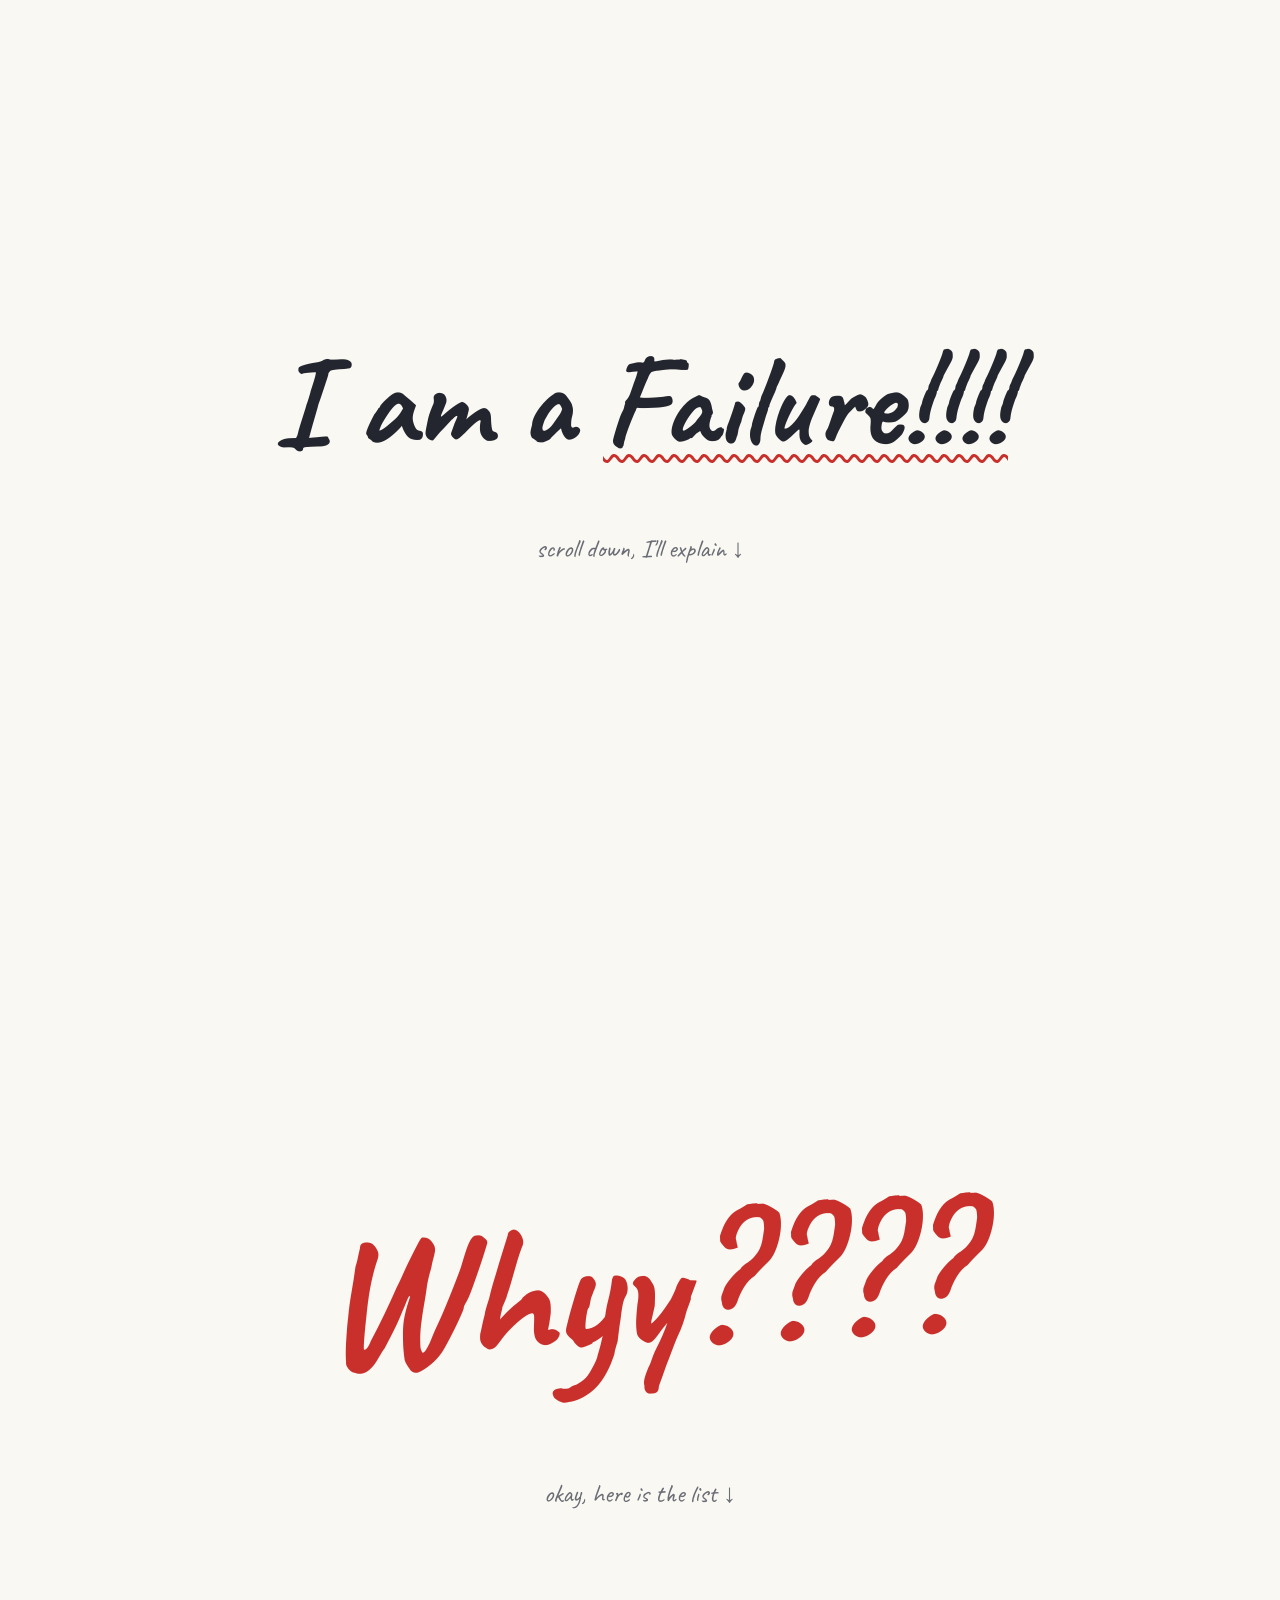
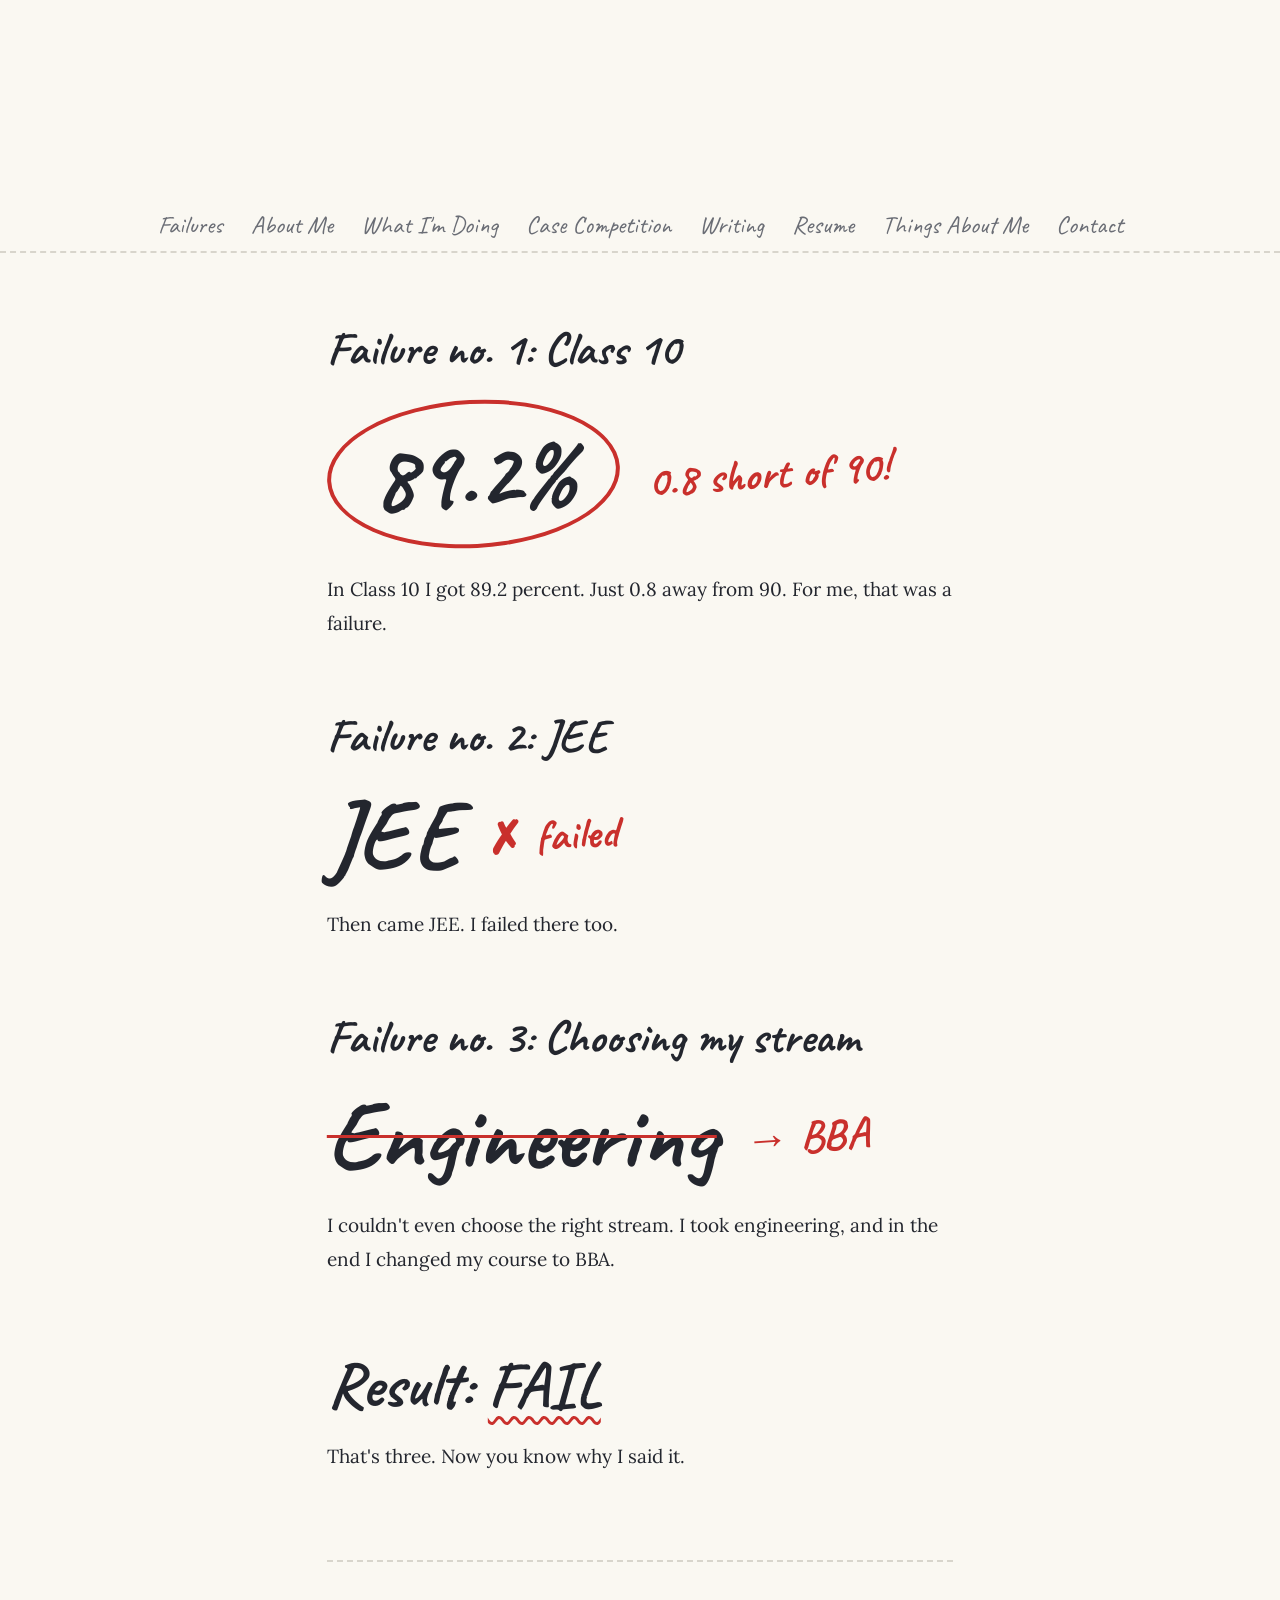
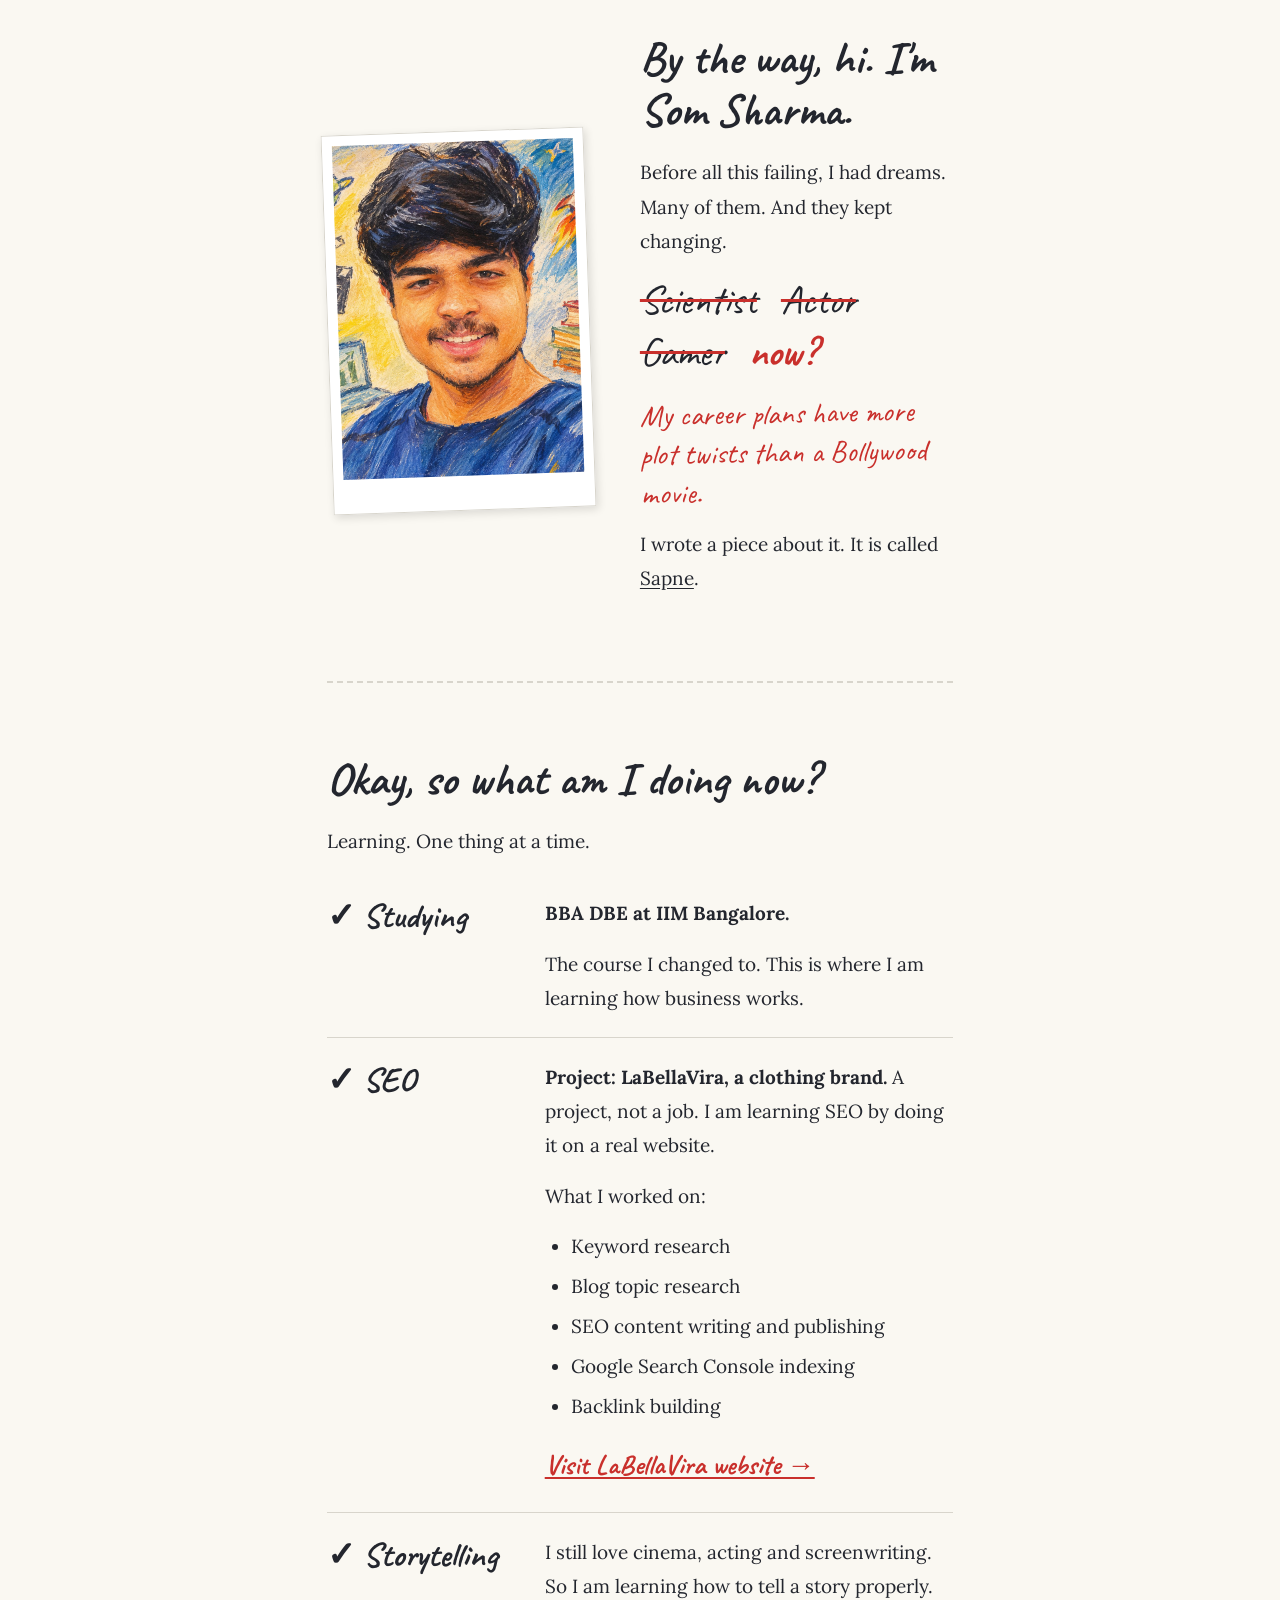
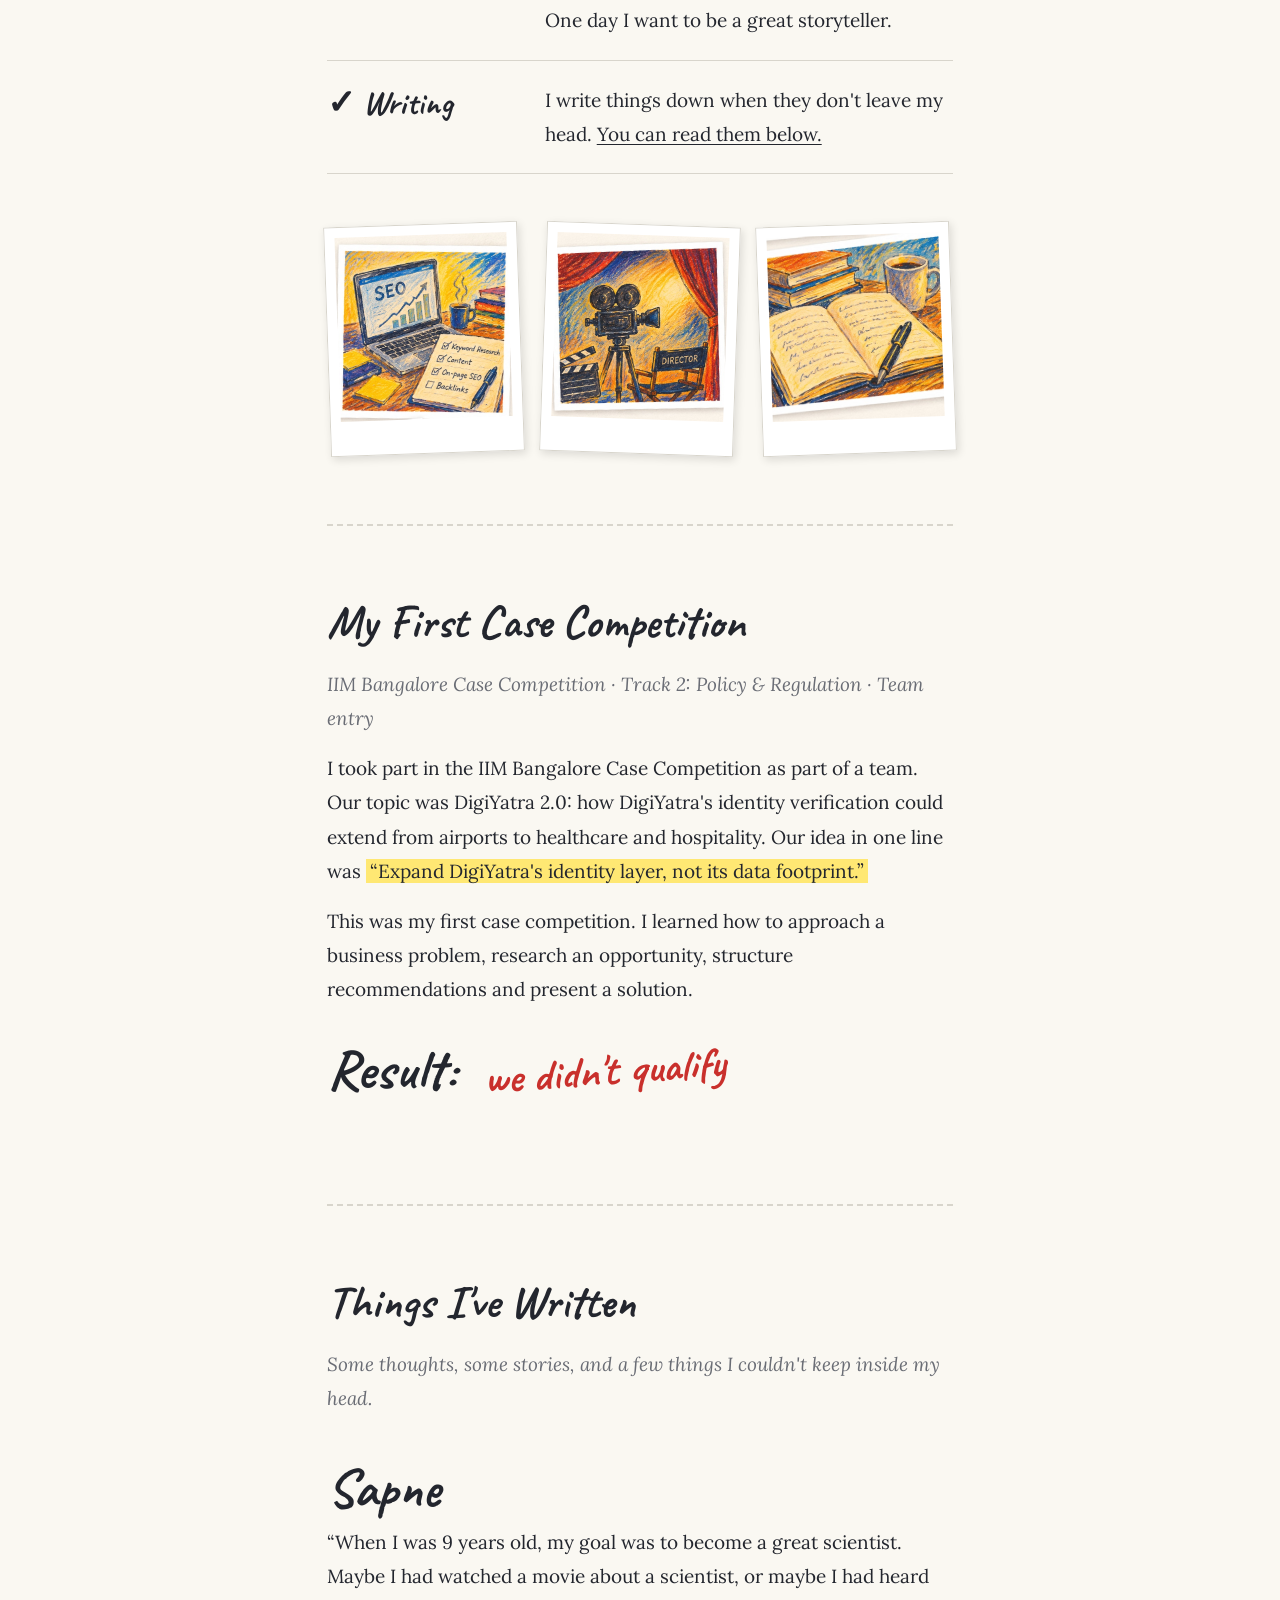
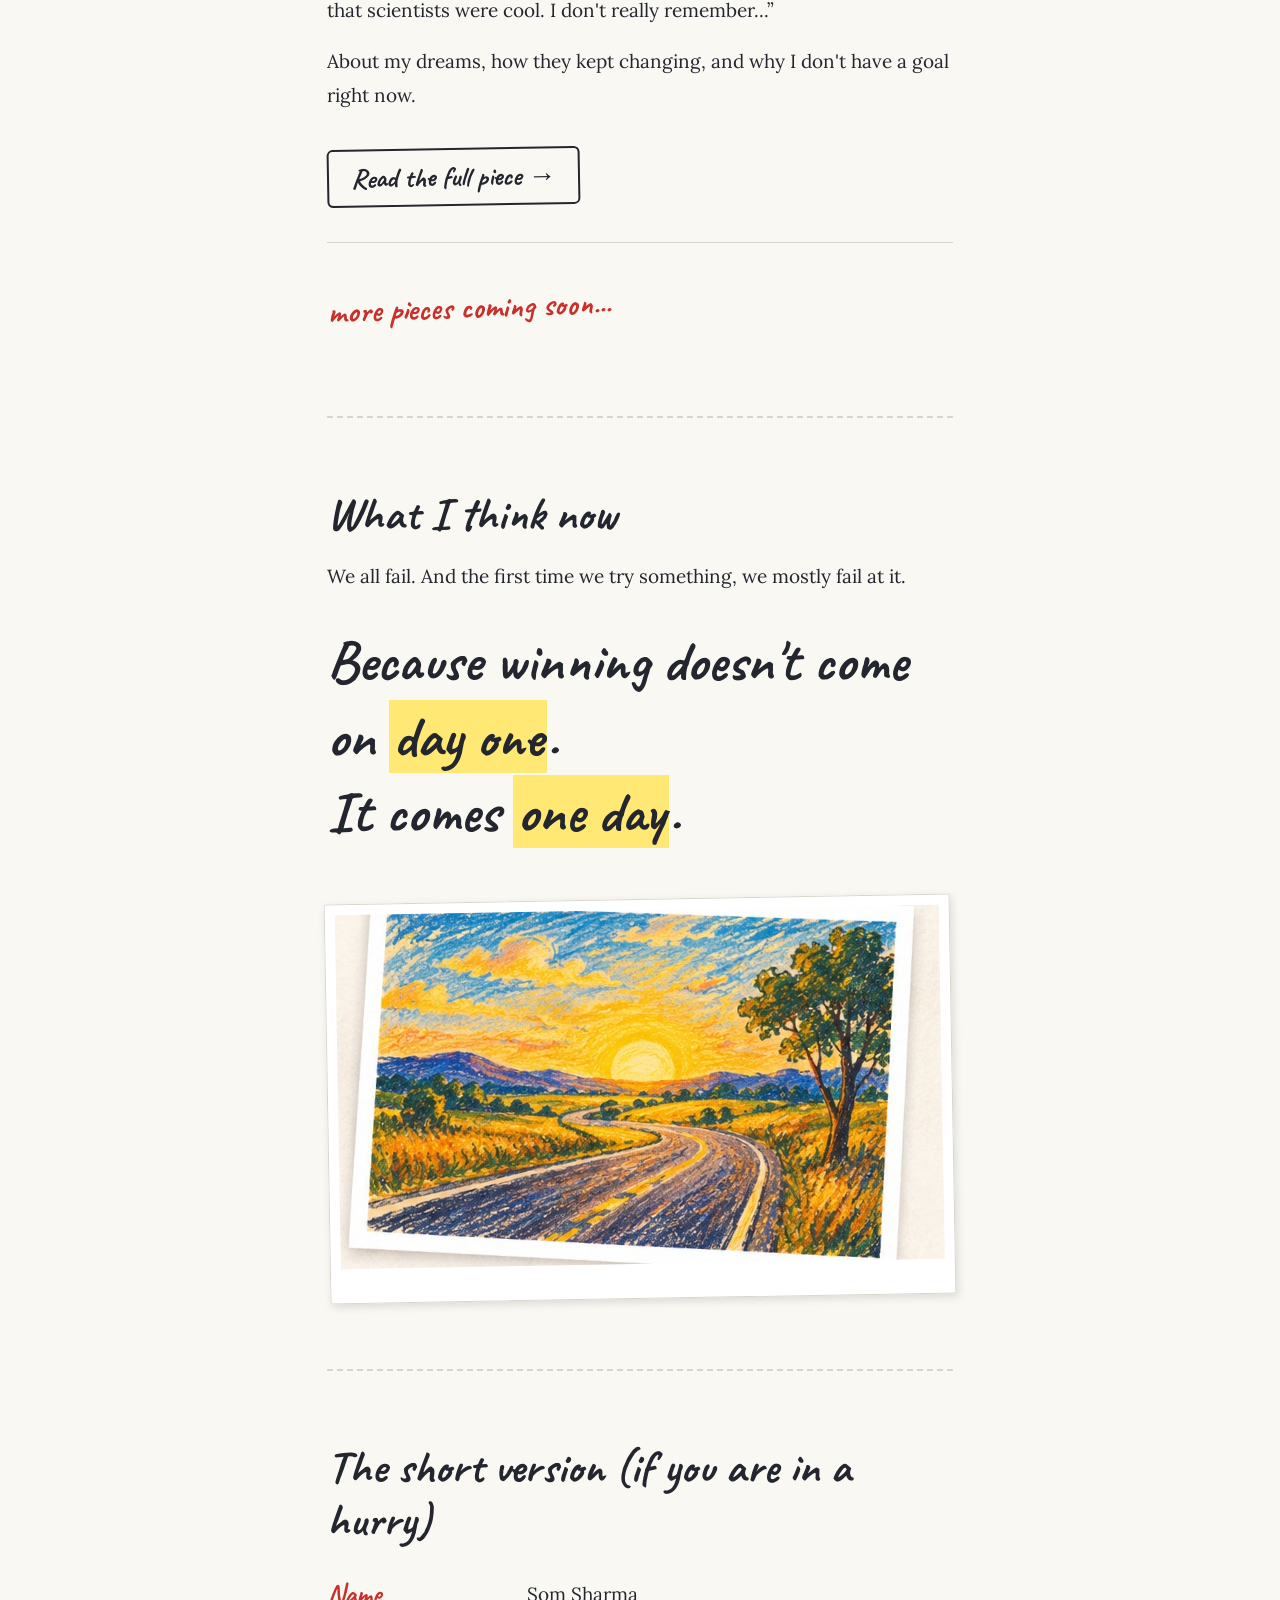
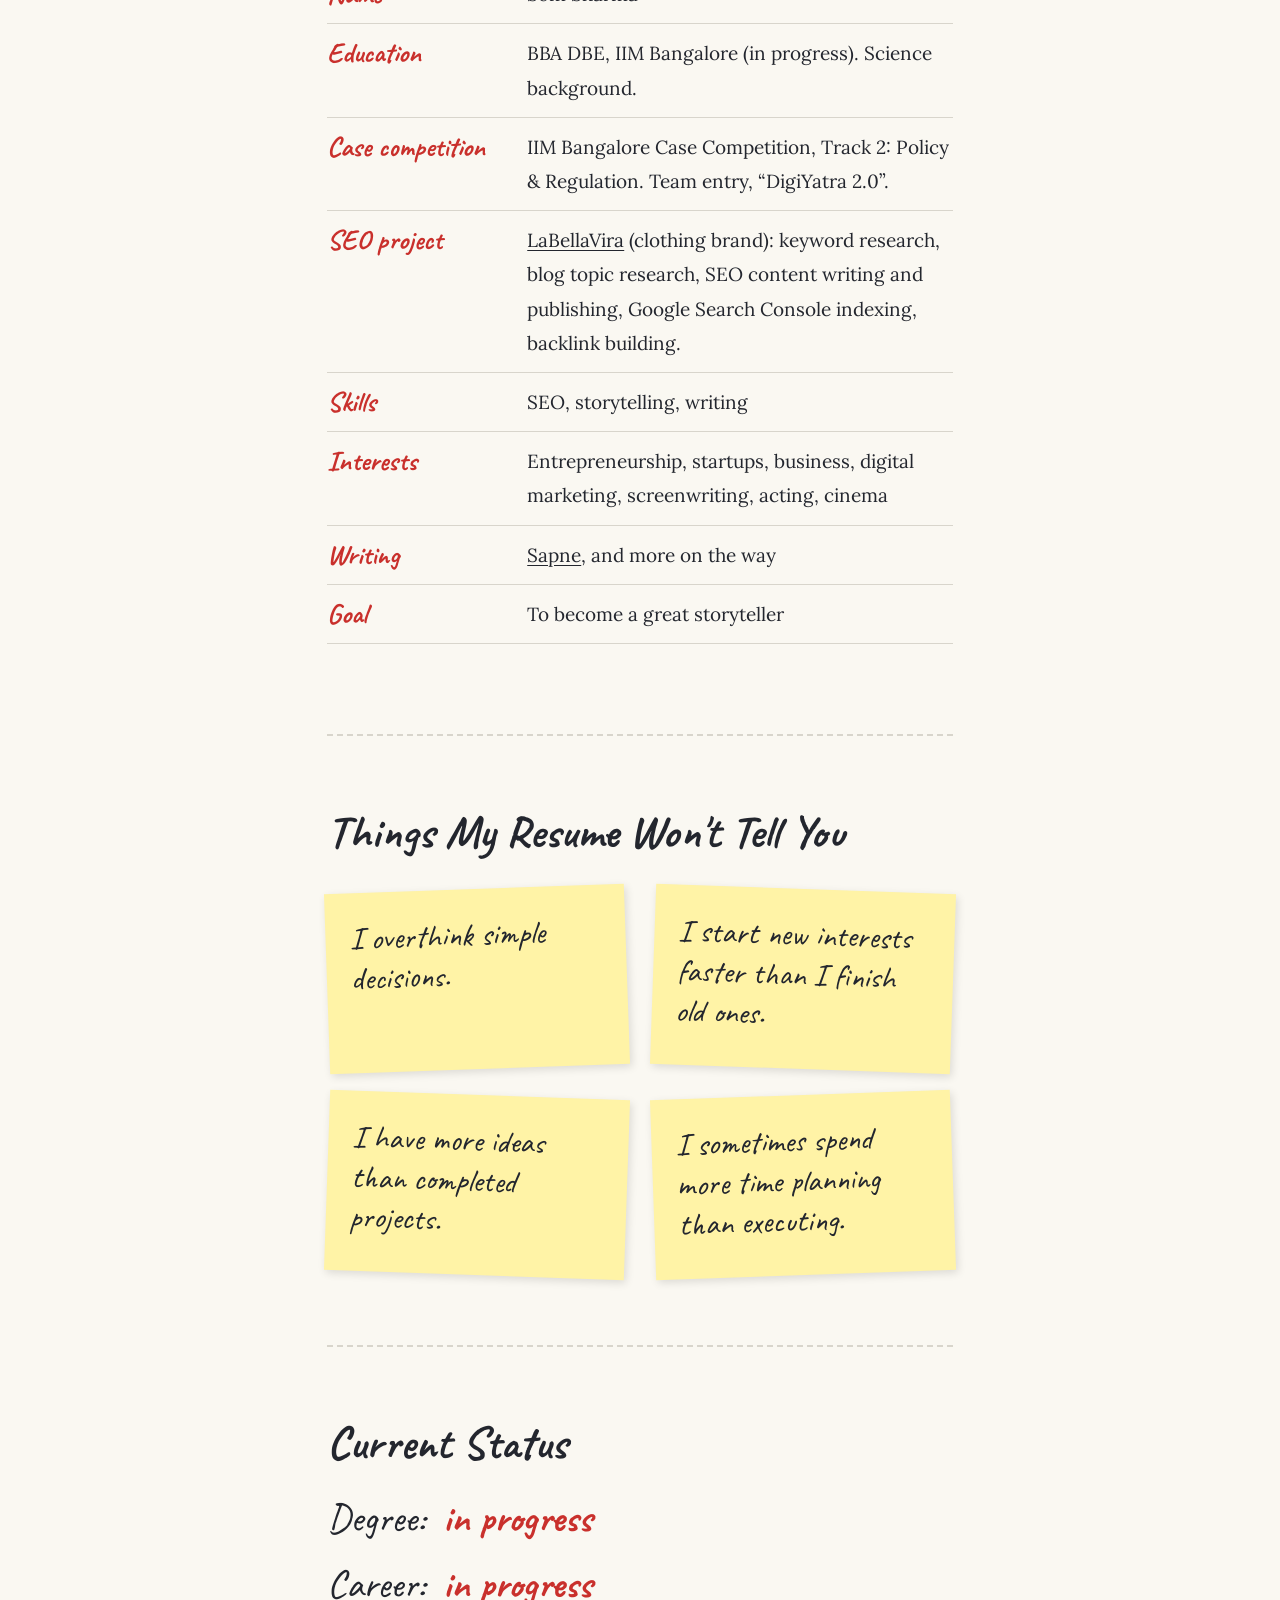
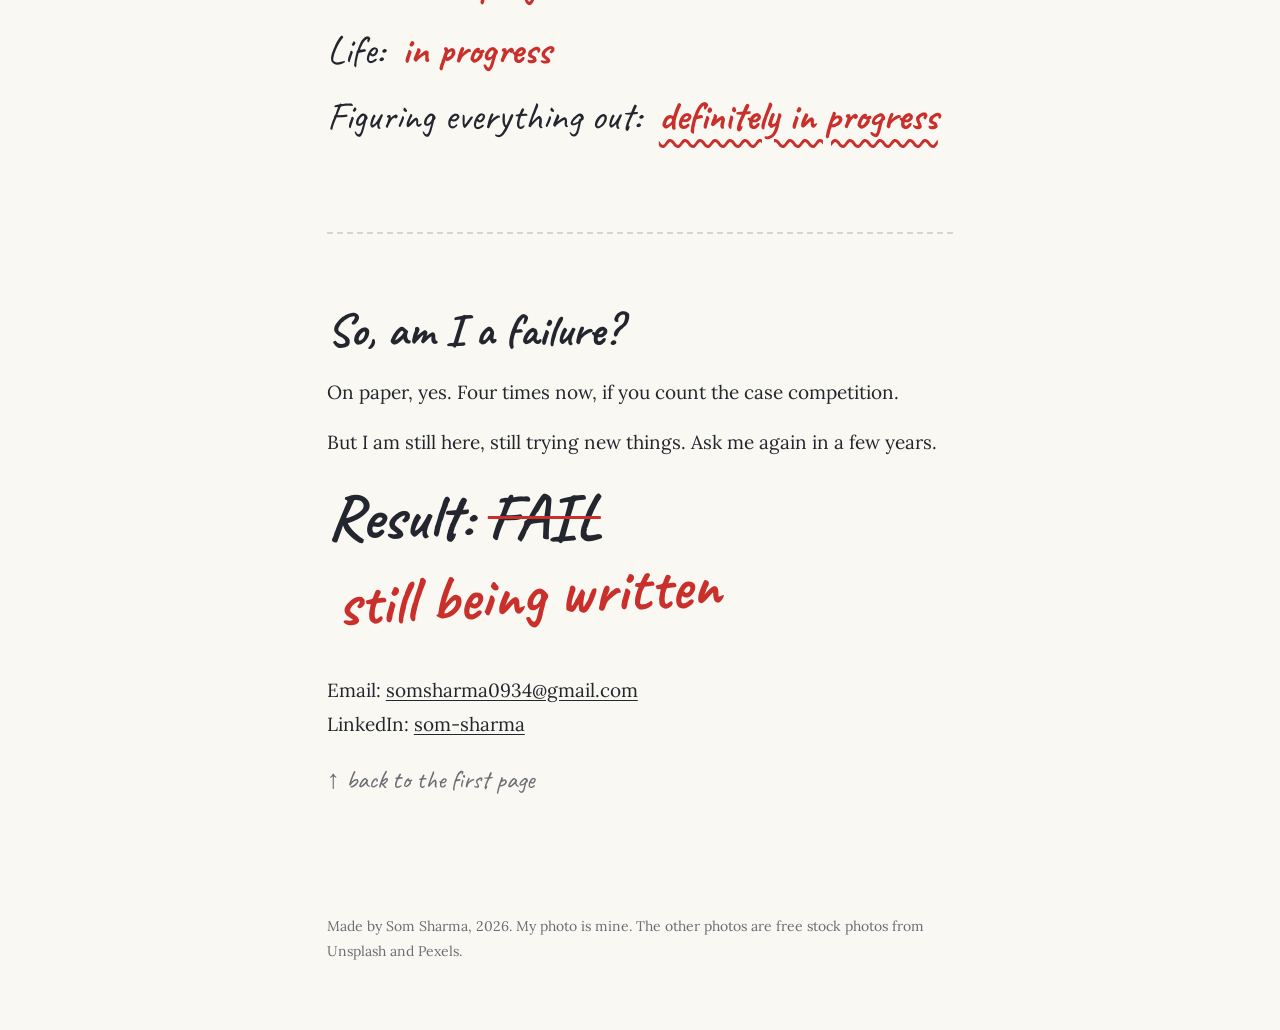
<file: index.html>
<!DOCTYPE html>
<html lang="en">
<head>
  <meta charset="UTF-8">
  <meta name="viewport" content="width=device-width, initial-scale=1.0">
  <title>Som Sharma | I am a Failure</title>
  <meta name="description" content="Personal website of Som Sharma, a BBA DBE student at IIM Bangalore.">

  <!-- Google Fonts:
       Caveat = handwriting, for headings and red-pen notes
       Lora   = normal reading text -->
  <link rel="preconnect" href="https://fonts.googleapis.com">
  <link rel="preconnect" href="https://fonts.gstatic.com" crossorigin>
  <link href="https://fonts.googleapis.com/css2?family=Caveat:wght@500;700&family=Lora:ital@0;1&display=swap" rel="stylesheet">

  <link rel="stylesheet" href="style.css">
</head>
<body>

  <!-- ===== FIRST SCREEN ===== -->
  <section class="first-screen" id="top">
    <h1>I am a <span class="red-underline">Failure!!!!</span></h1>
    <a href="#why" class="small-link">scroll down, I'll explain &darr;</a>
  </section>

  <!-- ===== SECOND SCREEN ===== -->
  <section class="first-screen" id="why">
    <p class="why-text">Whyy????</p>
    <a href="#failures" class="small-link">okay, here is the list &darr;</a>
  </section>

  <!-- ===== STICKY MENU (stays at the top while scrolling) ===== -->
  <nav class="contents" aria-label="Table of contents">
    <a href="#failures">Failures</a>
    <a href="#about">About Me</a>
    <a href="#now">What I'm Doing</a>
    <a href="#case-competition">Case Competition</a>
    <a href="#writing">Writing</a>
    <a href="#resume">Resume</a>
    <a href="#wont-tell">Things About Me</a>
    <a href="#contact">Contact</a>
  </nav>

  <main class="page">

    <!-- ===== MY FAILURES ===== -->
    <section id="failures">

      <!-- Failure 1 -->
      <div class="failure">
        <h2>Failure no. 1: Class 10</h2>
        <p class="marks">
          <span class="circled">89.2%</span>
          <span class="red-note">0.8 short of 90!</span>
        </p>
        <p>
          In Class 10 I got 89.2 percent. Just 0.8 away from 90. For me,
          that was a failure.
        </p>
      </div>

      <!-- Failure 2 -->
      <div class="failure">
        <h2>Failure no. 2: JEE</h2>
        <p class="marks">
          <span class="big-word">JEE</span>
          <span class="red-note">&#10007; failed</span>
        </p>
        <p>Then came JEE. I failed there too.</p>
      </div>

      <!-- Failure 3 -->
      <div class="failure">
        <h2>Failure no. 3: Choosing my stream</h2>
        <p class="marks">
          <span class="big-word"><s>Engineering</s></span>
          <span class="red-note">&rarr; BBA</span>
        </p>
        <p>
          I couldn't even choose the right stream. I took engineering, and
          in the end I changed my course to BBA.
        </p>
      </div>

      <p class="result">Result: <span class="red-underline">FAIL</span></p>
      <p>That's three. Now you know why I said it.</p>
    </section>

    <!-- ===== WHO AM I ===== -->
    <section class="about-section" id="about">
      <img class="photo tilt-left" src="images/portrait.jpg" alt="Photo of Som Sharma" width="900" height="1125" decoding="async">
      <div>
        <h2>By the way, hi. I'm Som Sharma.</h2>
        <p>
          Before all this failing, I had dreams. Many of them. And they
          kept changing.
        </p>
        <p class="dream-list">
          <s>Scientist</s> <s>Actor</s> <s>Gamer</s> <span class="red-note">now?</span>
        </p>
        <p class="caption">
          My career plans have more plot twists than a Bollywood movie.
        </p>
        <p>
          I wrote a piece about it. It is called
          <a href="sapne.html">Sapne</a>.
        </p>
      </div>
    </section>

    <!-- ===== WHAT I AM DOING NOW ===== -->
    <section id="now">
      <h2>Okay, so what am I doing now?</h2>
      <p>Learning. One thing at a time.</p>

      <!-- Each "now-item" is a heading on the left and details on the right -->
      <div class="now-item">
        <h3>&#10003; Studying</h3>
        <div>
          <p><strong>BBA DBE at IIM Bangalore.</strong></p>
          <p>The course I changed to. This is where I am learning how business works.</p>
        </div>
      </div>

      <div class="now-item">
        <h3>&#10003; SEO</h3>
        <div>
          <p>
            <strong>Project: LaBellaVira, a clothing brand.</strong>
            A project, not a job. I am learning SEO by doing it on a real
            website.
          </p>
          <p>What I worked on:</p>
          <ul>
            <li>Keyword research</li>
            <li>Blog topic research</li>
            <li>SEO content writing and publishing</li>
            <li>Google Search Console indexing</li>
            <li>Backlink building</li>
          </ul>
          <p>
            <a class="hand-link" href="https://labellavira.com/" target="_blank" rel="noopener noreferrer">Visit LaBellaVira website &rarr;</a>
          </p>
        </div>
      </div>

      <div class="now-item">
        <h3>&#10003; Storytelling</h3>
        <div>
          <p>
            I still love cinema, acting and screenwriting. So I am learning
            how to tell a story properly. One day I want to be a great
            storyteller.
          </p>
        </div>
      </div>

      <div class="now-item">
        <h3>&#10003; Writing</h3>
        <div>
          <p>
            I write things down when they don't leave my head.
            <a href="#writing">You can read them below.</a>
          </p>
        </div>
      </div>

      <div class="photo-row">
        <img class="photo tilt-left" src="images/laptop.jpg" alt="Stock photo of a laptop and notebook" width="1600" height="1067" loading="lazy" decoding="async">
        <img class="photo tilt-right" src="images/cinema.jpg" alt="Stock photo related to cinema" width="1600" height="1067" loading="lazy" decoding="async">
        <img class="photo tilt-left" src="images/writing.jpg" alt="Stock photo of a notebook and pen" width="1200" height="1200" loading="lazy" decoding="async">
      </div>
    </section>

    <!-- ===== IIM BANGALORE CASE COMPETITION ===== -->
    <section id="case-competition">
      <h2>My First Case Competition</h2>
      <p class="pencil">
        IIM Bangalore Case Competition &middot; Track 2: Policy &amp; Regulation &middot; Team entry
      </p>
      <p>
        I took part in the IIM Bangalore Case Competition as part of a
        team. Our topic was DigiYatra 2.0: how DigiYatra's identity
        verification could extend from airports to healthcare and
        hospitality. Our idea in one line was
        <mark>&ldquo;Expand DigiYatra's identity layer, not its data footprint.&rdquo;</mark>
      </p>
      <p>
        This was my first case competition. I learned how to approach a
        business problem, research an opportunity, structure
        recommendations and present a solution.
      </p>
      <p class="marks">
        <span class="big-word small">Result:</span>
        <span class="red-note">we didn't qualify</span>
      </p>
    </section>

    <!-- ===== THINGS I'VE WRITTEN ===== -->
    <section id="writing">
      <h2>Things I've Written</h2>
      <p class="pencil">
        Some thoughts, some stories, and a few things I couldn't keep inside my head.
      </p>

      <!-- One "piece" block for each writing. Copy this block to add a new one. -->
      <div class="piece">
        <h3>Sapne</h3>
        <p>
          &ldquo;When I was 9 years old, my goal was to become a great
          scientist. Maybe I had watched a movie about a scientist, or maybe
          I had heard that scientists were cool. I don't really
          remember...&rdquo;
        </p>
        <p>About my dreams, how they kept changing, and why I don't have a goal right now.</p>
        <a class="button" href="sapne.html">Read the full piece &rarr;</a>
      </div>

      <p class="red-note more-soon">more pieces coming soon...</p>
    </section>

    <!-- ===== THE MESSAGE ===== -->
    <section id="message">
      <h2>What I think now</h2>
      <p>We all fail. And the first time we try something, we mostly fail at it.</p>
      <p class="big-line">
        Because winning doesn't come on <mark>day one</mark>.<br>
        It comes <mark>one day</mark>.
      </p>
      <img class="photo wide" src="images/road.jpg" alt="Stock photo of an open road" width="2000" height="1125" loading="lazy" decoding="async">
    </section>

    <!-- ===== SHORT RESUME ===== -->
    <section id="resume">
      <h2>The short version (if you are in a hurry)</h2>
      <table class="plain-table">
        <tbody>
          <tr>
            <th scope="row">Name</th>
            <td>Som Sharma</td>
          </tr>
          <tr>
            <th scope="row">Education</th>
            <td>BBA DBE, IIM Bangalore (in progress). Science background.</td>
          </tr>
          <tr>
            <th scope="row">Case competition</th>
            <td>
              IIM Bangalore Case Competition, Track 2: Policy &amp; Regulation.
              Team entry, &ldquo;DigiYatra 2.0&rdquo;.
            </td>
          </tr>
          <tr>
            <th scope="row">SEO project</th>
            <td>
              <a href="https://labellavira.com/" target="_blank" rel="noopener noreferrer">LaBellaVira</a>
              (clothing brand): keyword research, blog topic
              research, SEO content writing and publishing, Google Search
              Console indexing, backlink building.
            </td>
          </tr>
          <tr>
            <th scope="row">Skills</th>
            <td>SEO, storytelling, writing</td>
          </tr>
          <tr>
            <th scope="row">Interests</th>
            <td>
              Entrepreneurship, startups, business, digital marketing,
              screenwriting, acting, cinema
            </td>
          </tr>
          <tr>
            <th scope="row">Writing</th>
            <td><a href="#writing">Sapne</a>, and more on the way</td>
          </tr>
          <tr>
            <th scope="row">Goal</th>
            <td>To become a great storyteller</td>
          </tr>
        </tbody>
      </table>
    </section>

    <!-- ===== THINGS MY RESUME WON'T TELL YOU ===== -->
    <section id="wont-tell">
      <h2>Things My Resume Won't Tell You</h2>
      <div class="notes">
        <p class="note tilt-left">I overthink simple decisions.</p>
        <p class="note tilt-right">I start new interests faster than I finish old ones.</p>
        <p class="note tilt-right">I have more ideas than completed projects.</p>
        <p class="note tilt-left">I sometimes spend more time planning than executing.</p>
      </div>
    </section>

    <!-- ===== CURRENT STATUS ===== -->
    <section id="status">
      <h2>Current Status</h2>
      <ul class="status-list">
        <li>Degree: <span class="red-note">in progress</span></li>
        <li>Career: <span class="red-note">in progress</span></li>
        <li>Life: <span class="red-note">in progress</span></li>
        <li>Figuring everything out: <span class="red-note red-underline">definitely in progress</span></li>
      </ul>
    </section>

    <!-- ===== ENDING AND CONTACT ===== -->
    <section class="ending" id="contact">
      <h2>So, am I a failure?</h2>
      <p>
        On paper, yes. Four times now, if you count the case competition.
      </p>
      <p>But I am still here, still trying new things. Ask me again in a few years.</p>
      <p class="result">Result: <s>FAIL</s> <span class="red-note">still being written</span></p>

      <p class="contact-info">
        Email: <a href="mailto:somsharma0934@gmail.com">somsharma0934@gmail.com</a><br>
        LinkedIn: <a href="https://www.linkedin.com/in/som-sharma-8b9a30303/" target="_blank" rel="noopener noreferrer">som-sharma</a>
      </p>

      <p><a href="#top" class="small-link">&uarr; back to the first page</a></p>
    </section>

  </main>

  <footer>
    <p>Made by Som Sharma, 2026. My photo is mine. The other photos are free stock photos from Unsplash and Pexels.</p>
  </footer>

  <script>
    // Highlight the active section in the sticky nav with the exact hover decoration
    (function () {
      const navLinks = document.querySelectorAll('.contents a');
      const sections = Array.from(navLinks).map(link => {
        const id = link.getAttribute('href').slice(1);
        return document.getElementById(id);
      }).filter(Boolean);

      function updateActiveNav() {
        const scrollHeaderPos = 120;
        const isBottom = (window.innerHeight + window.scrollY) >= (document.documentElement.scrollHeight - 50);

        let activeIndex = -1;
        if (isBottom) {
          activeIndex = sections.length - 1;
        } else {
          sections.forEach((section, idx) => {
            const rect = section.getBoundingClientRect();
            if (rect.top <= scrollHeaderPos) {
              activeIndex = idx;
            }
          });
        }

        navLinks.forEach((link, idx) => {
          const isActive = idx === activeIndex;
          link.classList.toggle('active', isActive);
          if (isActive) {
            link.setAttribute('aria-current', 'true');
          } else {
            link.removeAttribute('aria-current');
          }
        });
      }

      navLinks.forEach((link) => {
        link.addEventListener('click', () => {
          navLinks.forEach((l) => {
            l.classList.remove('active');
            l.removeAttribute('aria-current');
          });
          link.classList.add('active');
          link.setAttribute('aria-current', 'true');
        });
      });

      window.addEventListener('scroll', updateActiveNav, { passive: true });
      window.addEventListener('load', updateActiveNav);
      updateActiveNav();
    })();
  </script>

</body>
</html>
</file>
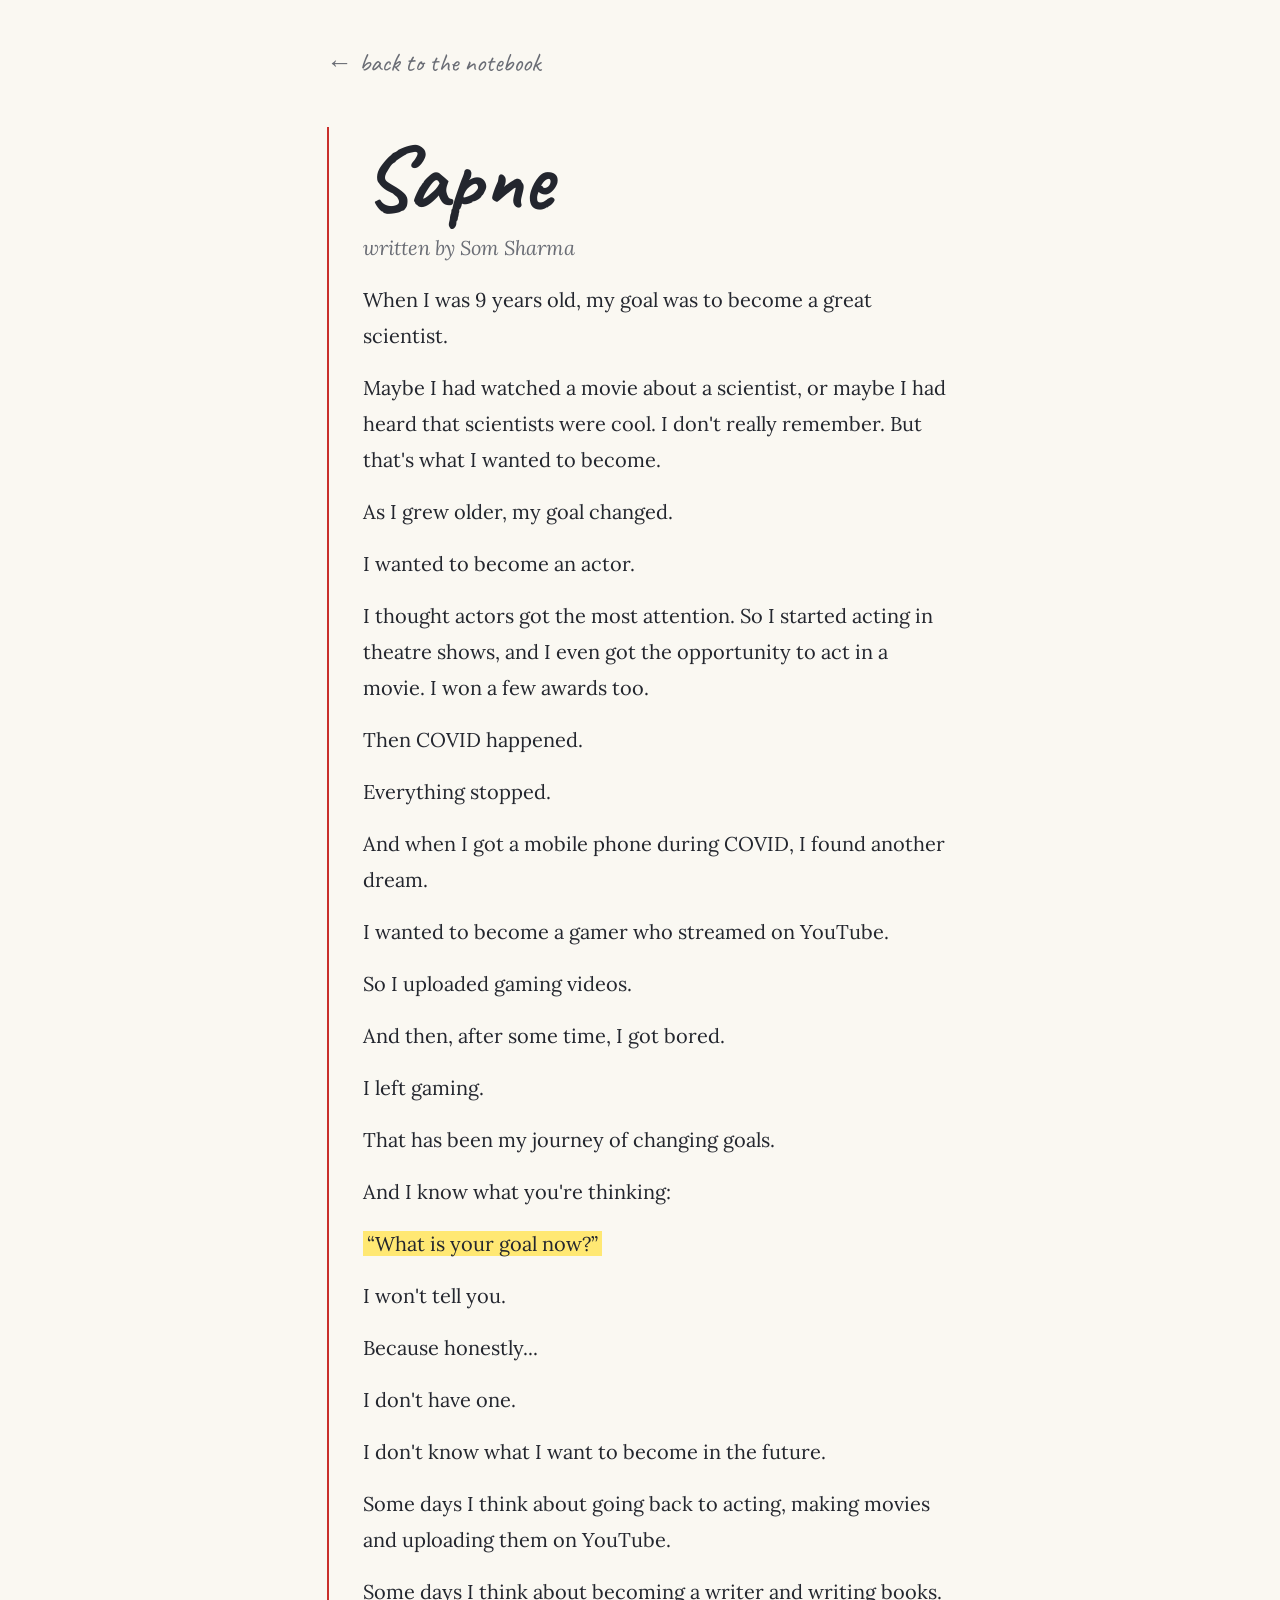
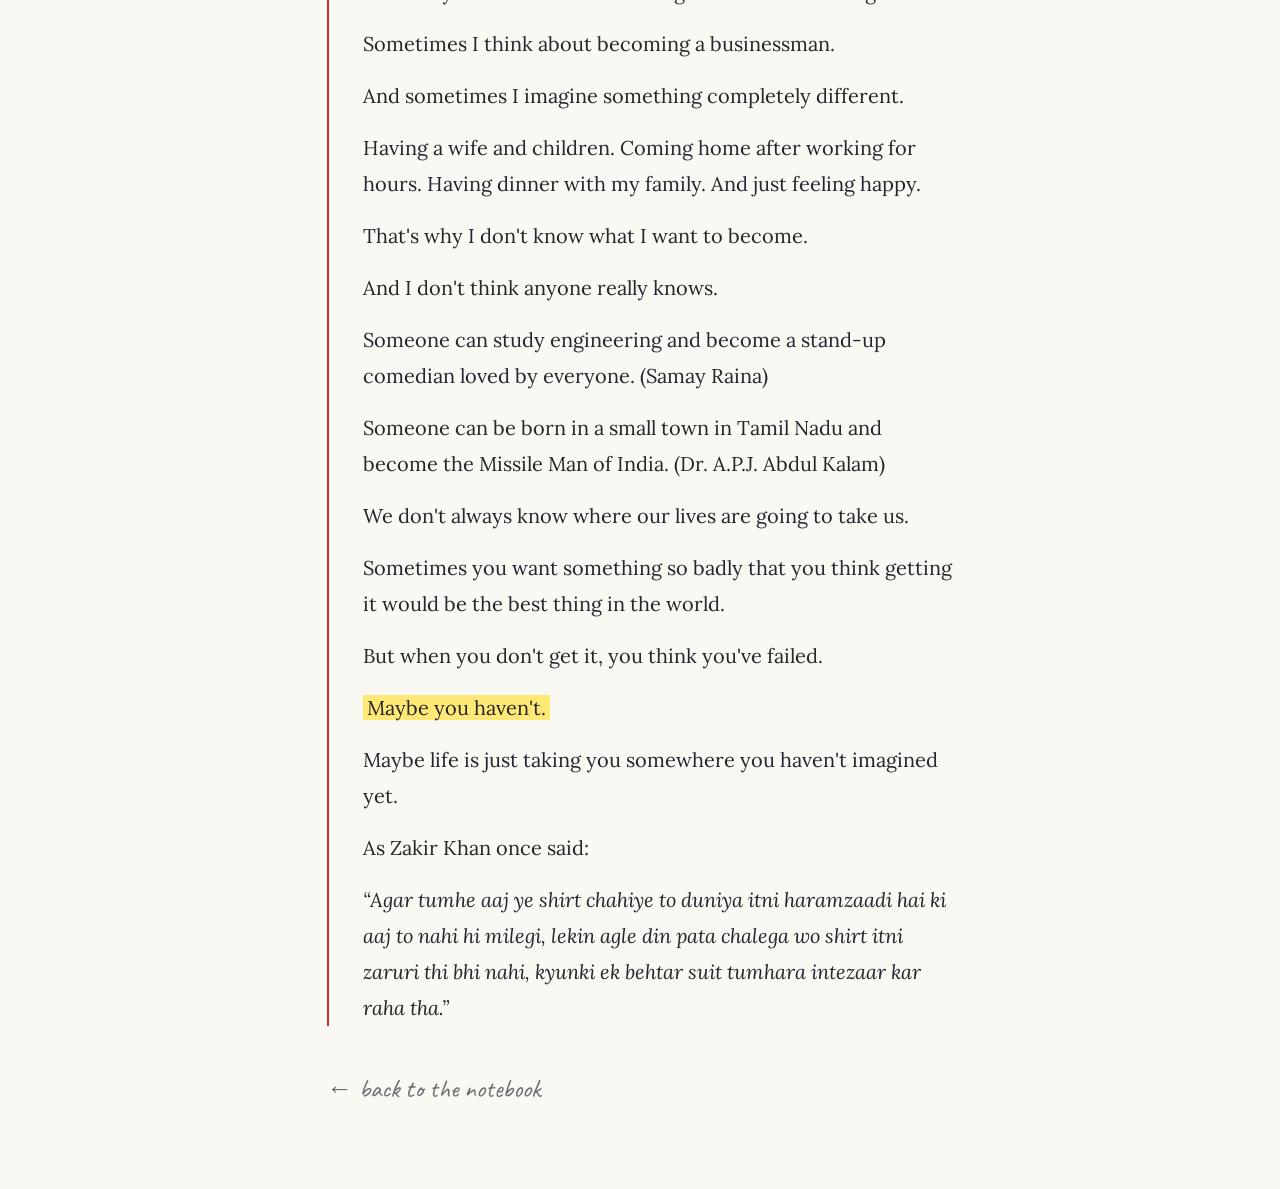
<file: sapne.html>
<!DOCTYPE html>
<html lang="en">
<head>
  <meta charset="UTF-8">
  <meta name="viewport" content="width=device-width, initial-scale=1.0">
  <title>Sapne | Som Sharma</title>
  <meta name="description" content="Sapne, a piece written by Som Sharma.">

  <link rel="preconnect" href="https://fonts.googleapis.com">
  <link rel="preconnect" href="https://fonts.gstatic.com" crossorigin>
  <link href="https://fonts.googleapis.com/css2?family=Caveat:wght@500;700&family=Lora:ital@0;1&display=swap" rel="stylesheet">

  <!-- Same stylesheet as the main page -->
  <link rel="stylesheet" href="style.css">
</head>
<body>

  <!-- A reading page: only the piece, nothing else -->
  <main class="page reading">

    <p><a href="index.html#writing" class="small-link">&larr; back to the notebook</a></p>

    <article class="sapne">
      <h1>Sapne</h1>
      <p class="pencil">written by Som Sharma</p>

      <p>When I was 9 years old, my goal was to become a great scientist.</p>
      <p>
        Maybe I had watched a movie about a scientist, or maybe I had heard
        that scientists were cool. I don't really remember. But that's what I
        wanted to become.
      </p>
      <p>As I grew older, my goal changed.</p>
      <p>I wanted to become an actor.</p>
      <p>
        I thought actors got the most attention. So I started acting in
        theatre shows, and I even got the opportunity to act in a movie. I won
        a few awards too.
      </p>
      <p>Then COVID happened.</p>
      <p>Everything stopped.</p>
      <p>And when I got a mobile phone during COVID, I found another dream.</p>
      <p>I wanted to become a gamer who streamed on YouTube.</p>
      <p>So I uploaded gaming videos.</p>
      <p>And then, after some time, I got bored.</p>
      <p>I left gaming.</p>
      <p>That has been my journey of changing goals.</p>
      <p>And I know what you're thinking:</p>
      <p><mark>&ldquo;What is your goal now?&rdquo;</mark></p>
      <p>I won't tell you.</p>
      <p>Because honestly...</p>
      <p>I don't have one.</p>
      <p>I don't know what I want to become in the future.</p>
      <p>
        Some days I think about going back to acting, making movies and
        uploading them on YouTube.
      </p>
      <p>Some days I think about becoming a writer and writing books.</p>
      <p>Sometimes I think about becoming a businessman.</p>
      <p>And sometimes I imagine something completely different.</p>
      <p>
        Having a wife and children. Coming home after working for hours.
        Having dinner with my family. And just feeling happy.
      </p>
      <p>That's why I don't know what I want to become.</p>
      <p>And I don't think anyone really knows.</p>
      <p>
        Someone can study engineering and become a stand-up comedian loved by
        everyone. (Samay Raina)
      </p>
      <p>
        Someone can be born in a small town in Tamil Nadu and become the
        Missile Man of India. (Dr. A.P.J. Abdul Kalam)
      </p>
      <p>We don't always know where our lives are going to take us.</p>
      <p>
        Sometimes you want something so badly that you think getting it would
        be the best thing in the world.
      </p>
      <p>But when you don't get it, you think you've failed.</p>
      <p><mark>Maybe you haven't.</mark></p>
      <p>Maybe life is just taking you somewhere you haven't imagined yet.</p>
      <p>As Zakir Khan once said:</p>
      <p class="zakir" lang="hi-Latn">
        &ldquo;Agar tumhe aaj ye shirt chahiye to duniya itni haramzaadi hai
        ki aaj to nahi hi milegi, lekin agle din pata chalega wo shirt itni
        zaruri thi bhi nahi, kyunki ek behtar suit tumhara intezaar kar raha
        tha.&rdquo;
      </p>
    </article>

    <p><a href="index.html#writing" class="small-link">&larr; back to the notebook</a></p>

  </main>

</body>
</html>
</file>
<file: style.css>
/* =========================================
   Som Sharma - Personal Portfolio
   Design Concept: Notebook aesthetic
   - Ink for normal text
   - Red pen for marks and notes
   - Yellow highlighter for emphasis
   - Plain HTML and CSS (No JavaScript)
   ========================================= */

/* ----- 1. Colours, Fonts & Variables ----- */
:root {
  --paper: #faf8f2; /* page background */
  --ink: #23262e; /* body text */
  --pencil: #6a6d75; /* secondary / muted text */
  --red-pen: #c9302c; /* accents, notes, marks */
  --highlighter: #ffe873; /* yellow highlighter */
  --line: #d8d5cc; /* dashed borders / dividers */

  --hand-font: "Caveat", "Comic Sans MS", cursive;
  --text-font: "Lora", Georgia, serif;
}

/* ----- 2. Reset & Base Typography ----- */
* {
  margin: 0;
  padding: 0;
  box-sizing: border-box;
}

html {
  scroll-behavior: smooth;
}

body {
  background-color: var(--paper);
  color: var(--ink);
  font-family: var(--text-font);
  font-size: 19px;
  line-height: 1.8;
}

p {
  margin-bottom: 16px;
}

a {
  color: var(--ink);
  text-decoration: underline;
  text-underline-offset: 3px;
}

a:hover {
  color: var(--red-pen);
}

:focus-visible {
  outline: 2px dashed var(--red-pen);
  outline-offset: 4px;
}

/* Headings look handwritten */
h1,
h2,
h3 {
  font-family: var(--hand-font);
  font-weight: 700;
  line-height: 1.15;
}

h2 {
  font-size: 46px;
  margin-bottom: 18px;
}

h3 {
  font-size: 34px;
  margin-top: 32px;
  margin-bottom: 6px;
}

ul,
ol {
  margin: 0 0 16px 26px;
}

li {
  margin-bottom: 6px;
}

/* ----- 3. Reusable Handwriting & Notebook Utilities ----- */
/* Yellow highlighter */
mark {
  background-color: var(--highlighter);
  color: var(--ink);
  padding: 0 4px;
}

/* Crossed-out words: red line, ink text */
s {
  text-decoration: line-through;
  text-decoration-color: var(--red-pen);
  text-decoration-thickness: 3px;
}

/* Red pen accent text */
.red-note {
  font-family: var(--hand-font);
  font-weight: 700;
  color: var(--red-pen);
}

/* Wavy red underline */
.red-underline {
  text-decoration: underline wavy var(--red-pen);
  text-decoration-thickness: 3px;
  text-underline-offset: 10px;
}

/* Pencil note */
.pencil {
  color: var(--pencil);
  font-style: italic;
}

/* Handwritten caption */
.caption {
  font-family: var(--hand-font);
  font-size: 30px;
  line-height: 1.3;
  color: var(--red-pen);
  transform: rotate(-1deg);
}

/* Handwritten styled link */
.hand-link {
  font-family: var(--hand-font);
  font-weight: 700;
  font-size: 28px;
  color: var(--red-pen);
}

/* Small navigation link */
.small-link {
  font-family: var(--hand-font);
  font-size: 26px;
  color: var(--pencil);
  margin-top: 50px;
  text-decoration: none;
}

.small-link:hover {
  color: var(--red-pen);
  text-decoration: underline;
}

/* Hand-drawn button */
.button {
  display: inline-block;
  font-family: var(--hand-font);
  font-weight: 700;
  font-size: 28px;
  line-height: 1.2;
  text-decoration: none;
  padding: 10px 22px;
  margin-top: 20px;
  border: 2px solid var(--ink);
  border-radius: 6px;
  transform: rotate(-1deg);
}

.button:hover {
  background-color: var(--highlighter);
  color: var(--ink);
  text-decoration: none;
}

/* Photos look like printed photos stuck in notebook */
.photo {
  display: block;
  width: 100%;
  max-width: 100%;
  height: auto;
  background-color: white;
  padding: 10px 10px 34px;
  border: 1px solid var(--line);
  box-shadow: 2px 3px 8px rgba(0, 0, 0, 0.12);
}

.tilt-left {
  transform: rotate(-2deg);
}
.tilt-right {
  transform: rotate(2deg);
}

/* ----- 4. Intro Screens (Hero) ----- */
.first-screen {
  min-height: 100vh;
  min-height: 100dvh;
  display: flex;
  flex-direction: column;
  justify-content: center;
  align-items: center;
  text-align: center;
  padding: 40px 6%;
}

.first-screen h1 {
  font-size: 130px;
}

.why-text {
  font-family: var(--hand-font);
  font-weight: 700;
  font-size: 190px;
  line-height: 1.1;
  color: var(--red-pen);
  transform: rotate(-3deg);
  margin-bottom: 30px;
}

/* ----- 5. Sticky Navigation Menu ----- */
.contents {
  position: sticky;
  top: 0;
  z-index: 10;
  background-color: var(--paper);
  border-bottom: 2px dashed var(--line);
  padding: 8px 4%;
  text-align: center;
  font-family: var(--hand-font);
  font-size: 25px;
  line-height: 1.4;
  white-space: nowrap;
  overflow-x: auto;
}

.contents a {
  color: var(--pencil);
  text-decoration: none;
  margin: 0 11px;
}

.contents a:hover,
.contents a:active,
.contents a.active {
  color: var(--red-pen);
  text-decoration: underline wavy var(--red-pen);
  text-decoration-thickness: 2px;
  text-underline-offset: 6px;
}

/* Section scroll offset for sticky header */
section {
  scroll-margin-top: 60px;
}

/* ----- 6. Main Page Layout ----- */
.page {
  max-width: 780px;
  margin: 0 auto;
  padding: 0 6%;
}

.page section {
  padding: 70px 0;
  border-top: 2px dashed var(--line);
}

.page section:first-child {
  border-top: none;
}

/* ----- 7. Section: Failures ----- */
.failure {
  margin-bottom: 70px;
}

.marks {
  display: flex;
  align-items: center;
  flex-wrap: wrap;
  gap: 28px;
  margin: 24px 0;
}

.marks .red-note {
  font-size: 44px;
  transform: rotate(-4deg);
}

.circled {
  font-family: var(--hand-font);
  font-weight: 700;
  font-size: 96px;
  line-height: 1;
  padding: 22px 40px;
  border: 4px solid var(--red-pen);
  border-radius: 50%;
  transform: rotate(-3deg);
}

.big-word {
  font-family: var(--hand-font);
  font-weight: 700;
  font-size: 96px;
  line-height: 1;
}

.big-word.small {
  font-size: 56px;
}

.result {
  font-family: var(--hand-font);
  font-weight: 700;
  font-size: 64px;
  line-height: 1.2;
  margin-top: 20px;
}

/* ----- 8. Section: About Me ----- */
.about-section {
  display: flex;
  align-items: center;
  gap: 50px;
}

.about-section .photo {
  width: 42%;
  flex: 0 0 42%;
  height: 380px;
  object-fit: cover;
}

.about-section div {
  flex: 1;
  min-width: 0;
}

.dream-list {
  font-family: var(--hand-font);
  font-size: 40px;
  line-height: 1.3;
}

.dream-list s {
  margin-right: 14px;
}

/* ----- 9. Section: What I Am Doing Now ----- */
.now-item {
  display: flex;
  gap: 30px;
  padding: 22px 0;
  border-bottom: 1px solid var(--line);
}

.now-item h3 {
  width: 30%;
  margin-top: 0;
  flex-shrink: 0;
}

.now-item p:last-child,
.now-item ul:last-child {
  margin-bottom: 0;
}

.photo-row {
  display: flex;
  gap: 22px;
  margin-top: 50px;
}

.photo-row .photo {
  flex: 1;
  min-width: 0;
  height: 230px;
  object-fit: cover;
}

/* ----- 10. Section: Things I've Written ----- */
.piece {
  padding: 26px 0 36px;
  border-bottom: 1px solid var(--line);
}

.piece h3 {
  font-size: 54px;
  margin-top: 0;
}

.more-soon {
  font-size: 32px;
  margin-top: 30px;
  transform: rotate(-2deg);
}

/* ----- 11. Section: The Message ----- */
.big-line {
  font-family: var(--hand-font);
  font-weight: 700;
  font-size: 58px;
  line-height: 1.3;
  margin: 30px 0 50px;
}

.photo.wide {
  height: 400px;
  object-fit: cover;
  transform: rotate(-1deg);
}

/* ----- 12. Section: Resume Table ----- */
.plain-table {
  width: 100%;
  border-collapse: collapse;
  margin-bottom: 20px;
}

.plain-table th,
.plain-table td {
  text-align: left;
  vertical-align: top;
  padding: 12px 0;
  border-bottom: 1px solid var(--line);
}

.plain-table th {
  width: 32%;
  font-family: var(--hand-font);
  font-size: 28px;
  line-height: 1.2;
  color: var(--red-pen);
  padding-right: 16px;
}

/* ----- 13. Section: Things My Resume Won't Tell You (Notes) ----- */
.notes {
  display: flex;
  flex-wrap: wrap;
  gap: 26px;
  margin-top: 30px;
}

.note {
  flex: 1 1 calc(50% - 13px);
  min-width: 280px;
  background-color: #fff3a6;
  font-family: var(--hand-font);
  font-size: 32px;
  line-height: 1.25;
  padding: 26px 24px 34px;
  margin-bottom: 0;
  box-shadow: 2px 3px 8px rgba(0, 0, 0, 0.12);
}

/* ----- 14. Section: Current Status ----- */
.status-list {
  list-style: none;
  margin-left: 0;
  font-family: var(--hand-font);
  font-size: 40px;
  line-height: 1.5;
}

.status-list .red-note {
  margin-left: 8px;
}

/* ----- 15. Section: Ending & Contact ----- */
.ending .result .red-note {
  display: inline-block;
  transform: rotate(-3deg);
  margin-left: 10px;
}

.contact-info {
  margin-top: 40px;
  overflow-wrap: anywhere;
}

footer {
  max-width: 780px;
  margin: 0 auto;
  padding: 24px 6% 50px;
  font-size: 14px;
  color: var(--pencil);
}

/* ----- 16. Reading Page (sapne.html) ----- */
.reading {
  padding-top: 40px;
  padding-bottom: 60px;
}

.sapne {
  border-left: 2px solid var(--red-pen);
  padding-left: 34px;
  margin: 40px 0;
  font-size: 20px;
}

.sapne h1 {
  font-size: 90px;
}

.reading .small-link {
  margin-top: 0;
}

.zakir {
  font-style: italic;
}

/* ----- 17. Responsive Design (Tablet & Mobile) ----- */
@media (max-width: 800px) {
  body {
    font-size: 18px;
  }

  h2 {
    font-size: 38px;
  }
  h3 {
    font-size: 30px;
  }

  .first-screen h1 {
    font-size: 68px;
  }
  .why-text {
    font-size: 96px;
  }

  .page section {
    padding: 50px 0;
  }

  .circled {
    font-size: 64px;
    padding: 16px 28px;
  }
  .big-word {
    font-size: 60px;
  }
  .big-word.small {
    font-size: 44px;
  }
  .marks .red-note {
    font-size: 34px;
  }
  .result {
    font-size: 46px;
  }

  .about-section {
    flex-direction: column;
    align-items: flex-start;
    gap: 36px;
  }

  .about-section .photo {
    width: 80%;
    flex: 0 0 auto;
  }

  .contents {
    font-size: 23px;
    text-align: left;
  }

  .contents a {
    margin: 0 9px;
  }

  .caption {
    font-size: 26px;
  }
  .button {
    font-size: 24px;
  }

  .now-item {
    flex-direction: column;
    gap: 6px;
  }

  .now-item h3 {
    width: 100%;
  }

  .piece h3 {
    font-size: 44px;
  }

  .big-line {
    font-size: 40px;
  }
  .photo.wide {
    height: 260px;
  }

  .plain-table th {
    width: 38%;
    font-size: 24px;
  }

  .note {
    width: 100%;
    min-width: 100%;
    font-size: 28px;
  }

  .status-list {
    font-size: 32px;
  }

  .photo-row {
    flex-direction: column;
  }

  .photo-row .photo {
    width: 100%;
  }

  .sapne {
    padding-left: 20px;
    font-size: 18px;
  }

  .sapne h1 {
    font-size: 64px;
  }
}

/* ----- 18. Accessibility: Reduced Motion ----- */
@media (prefers-reduced-motion: reduce) {
  html {
    scroll-behavior: auto;
  }
}
</file>
